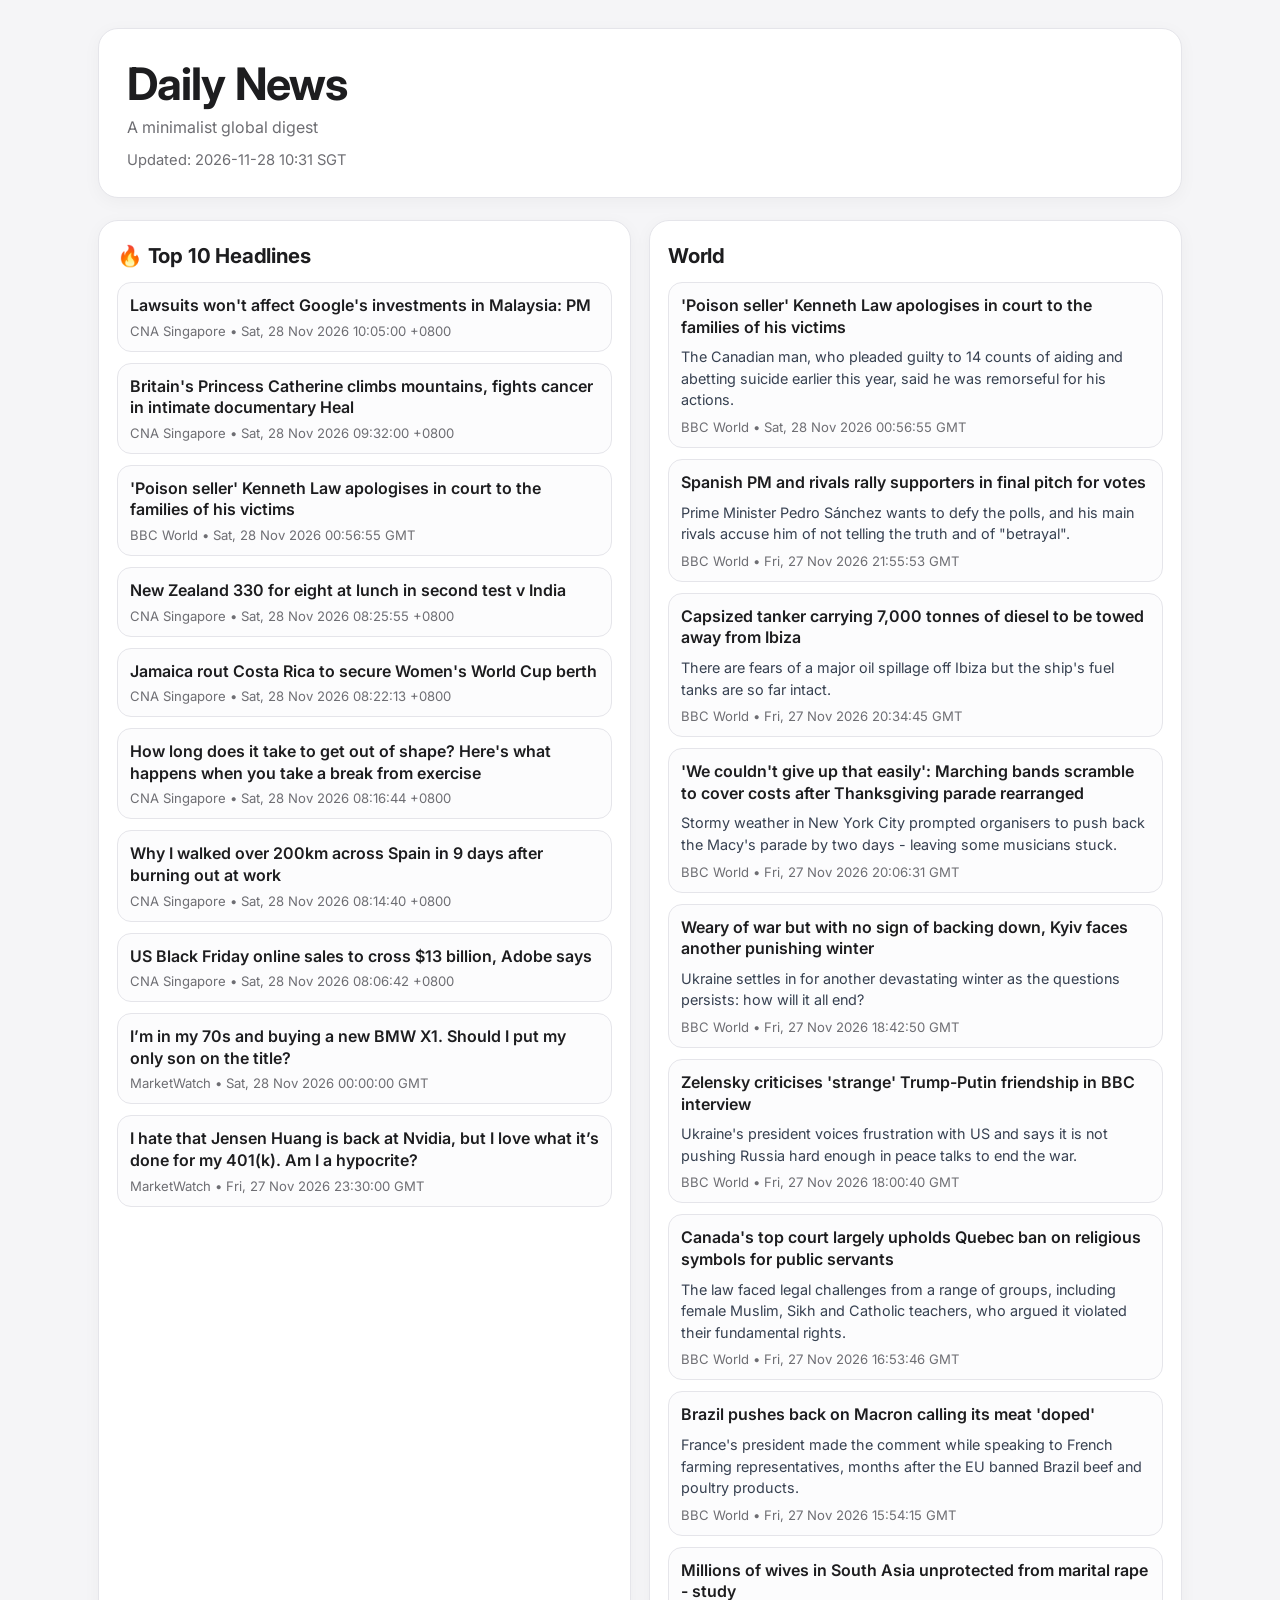
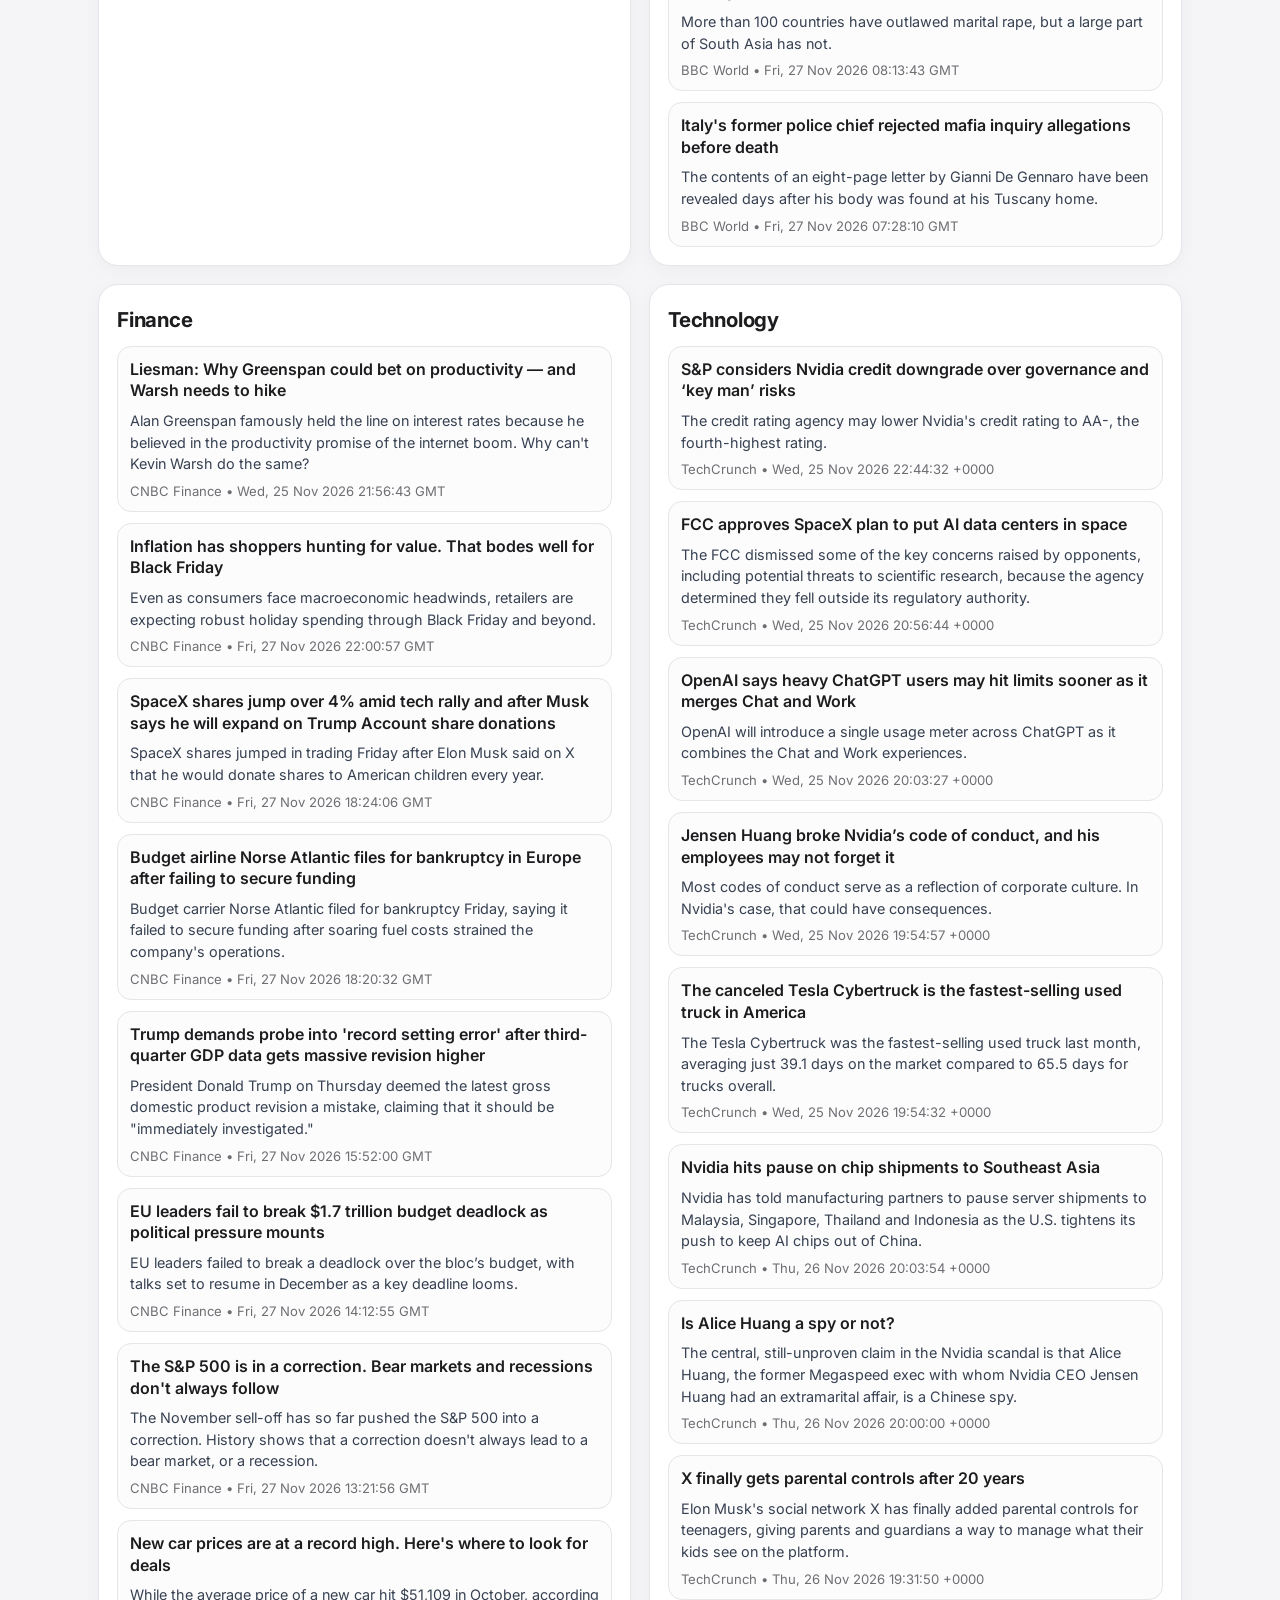
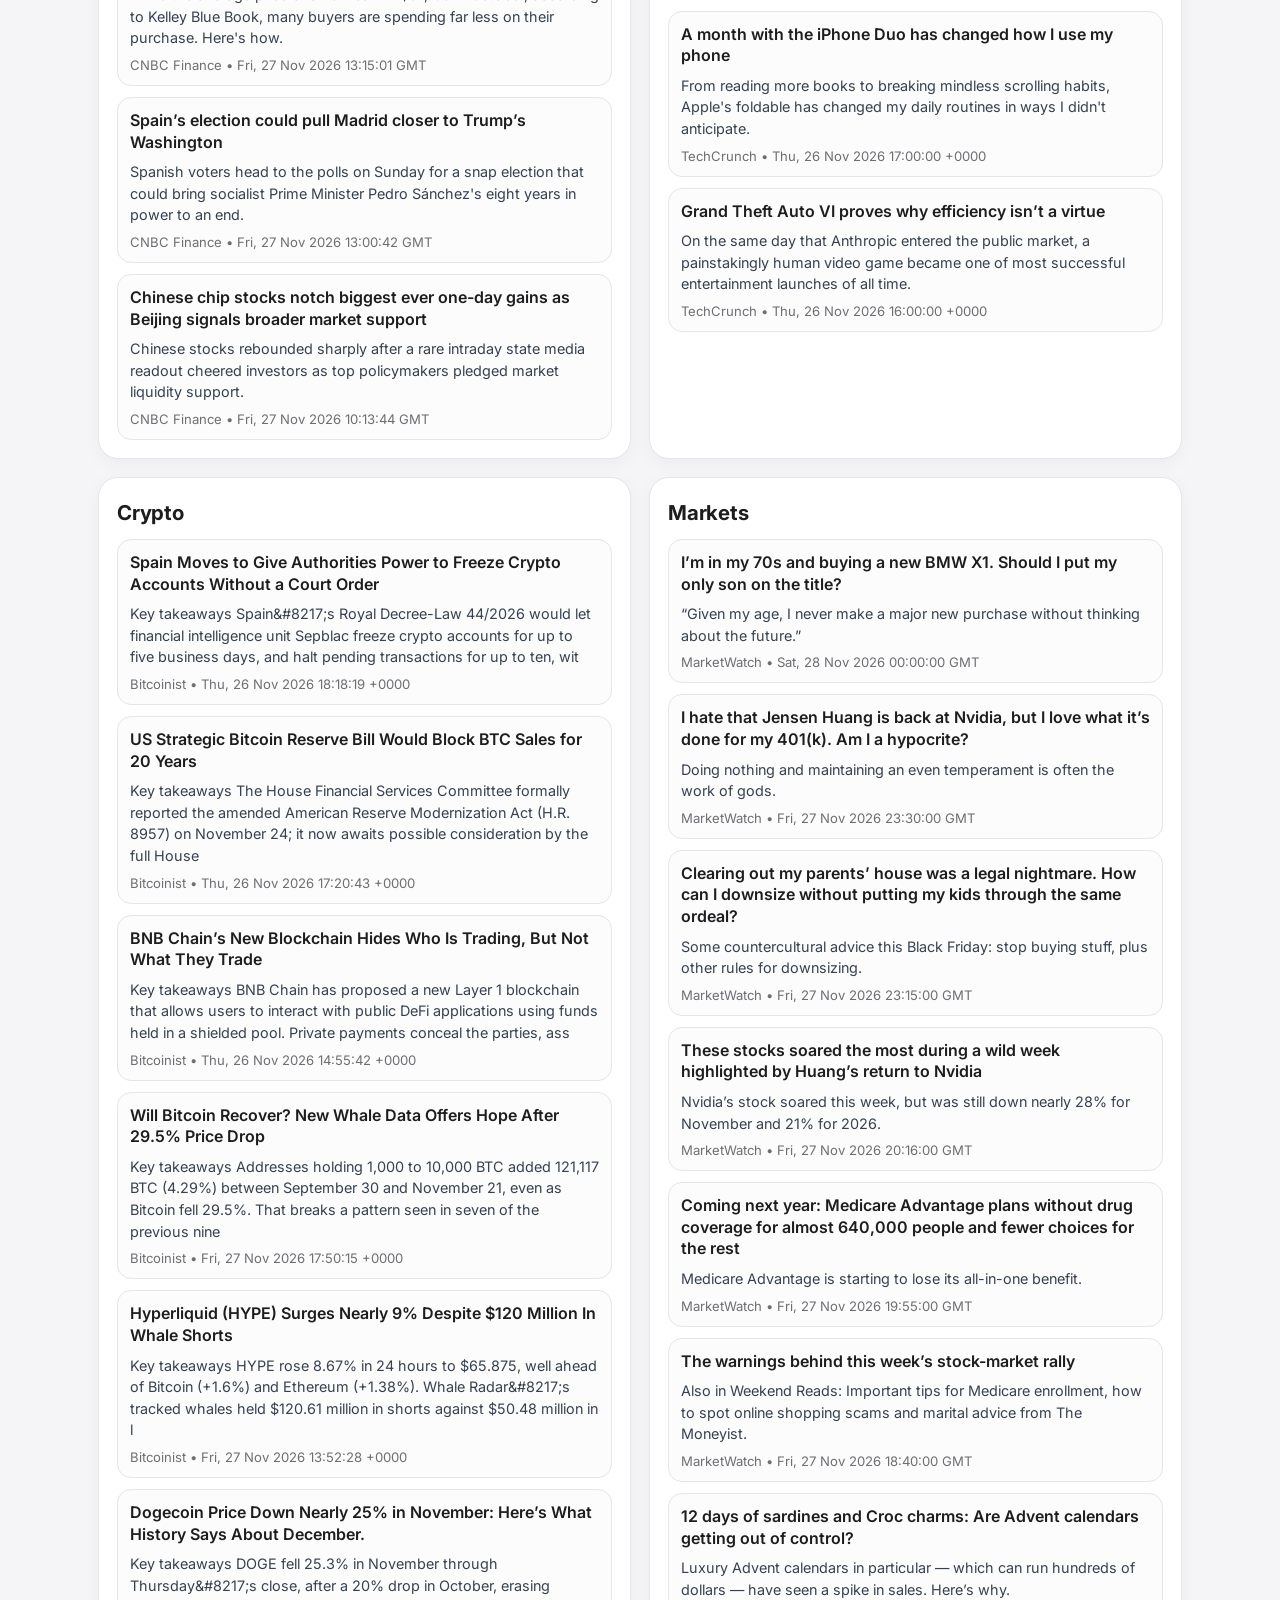
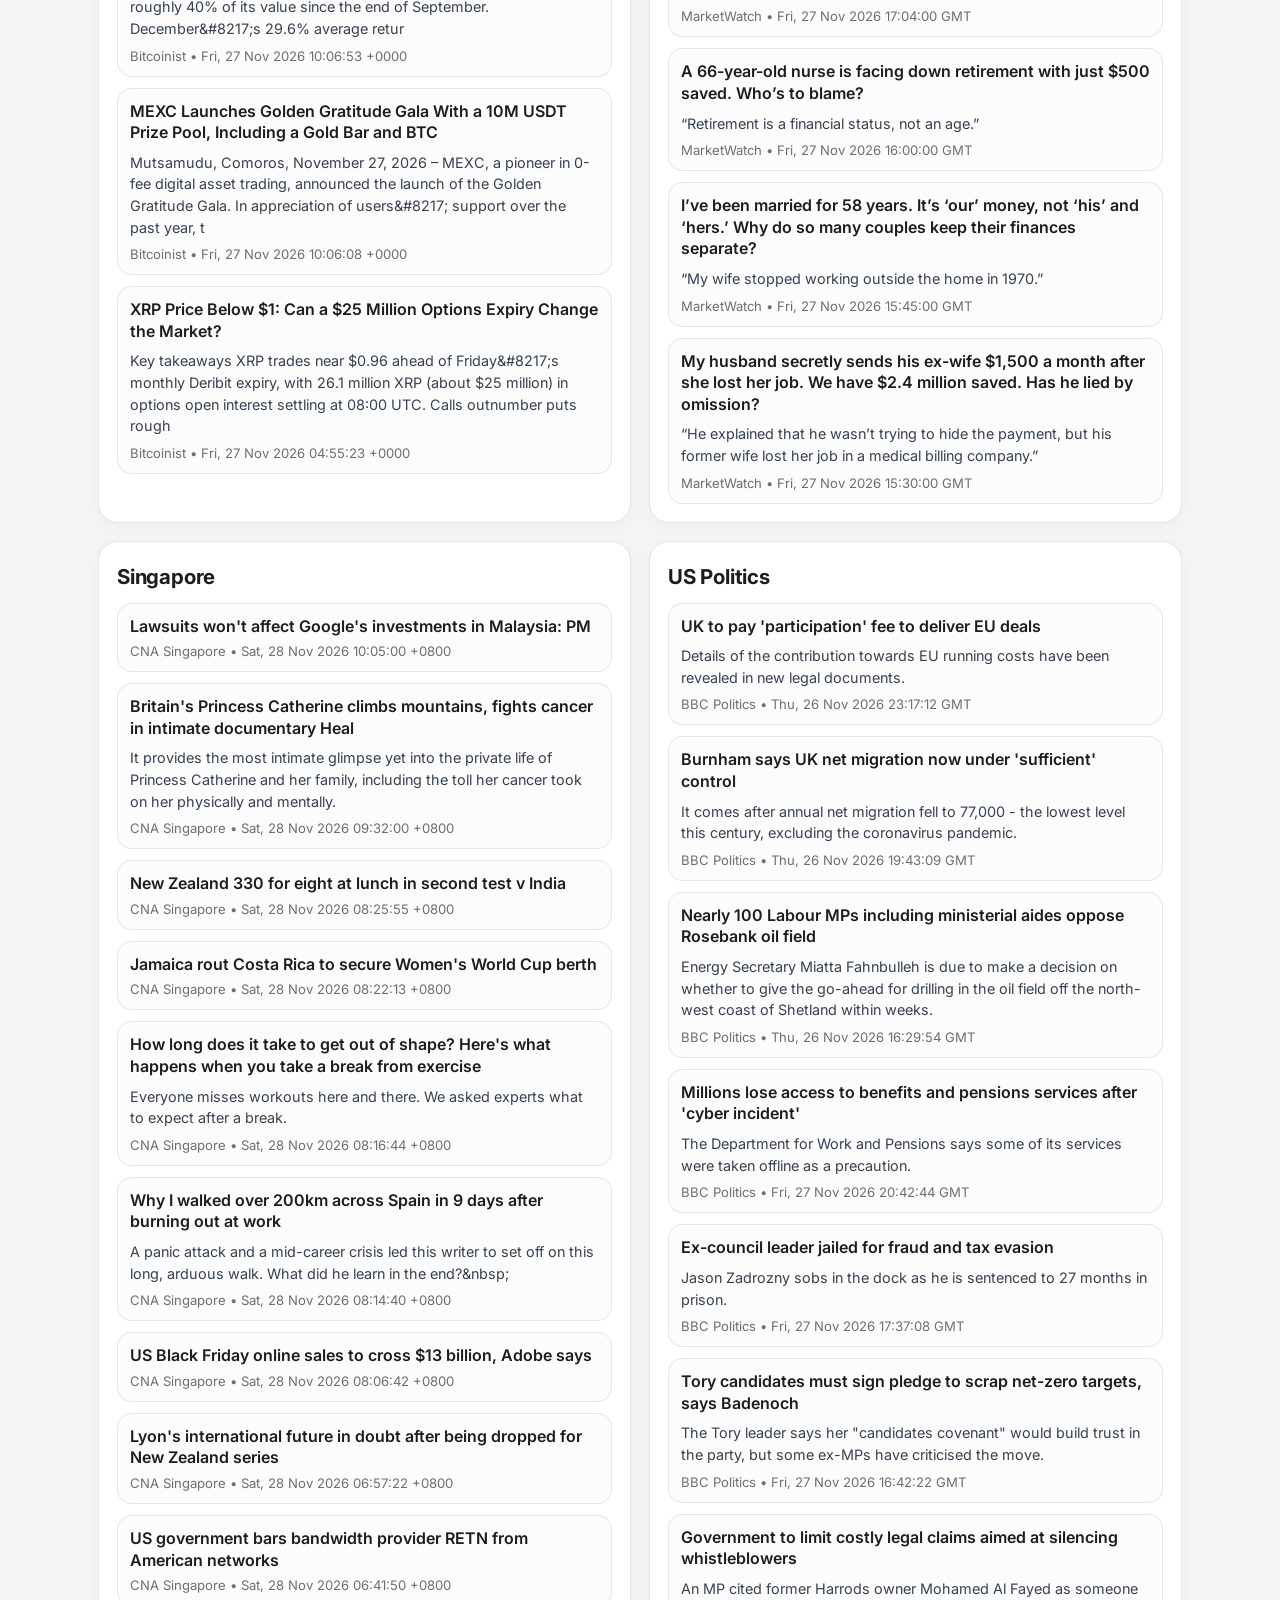
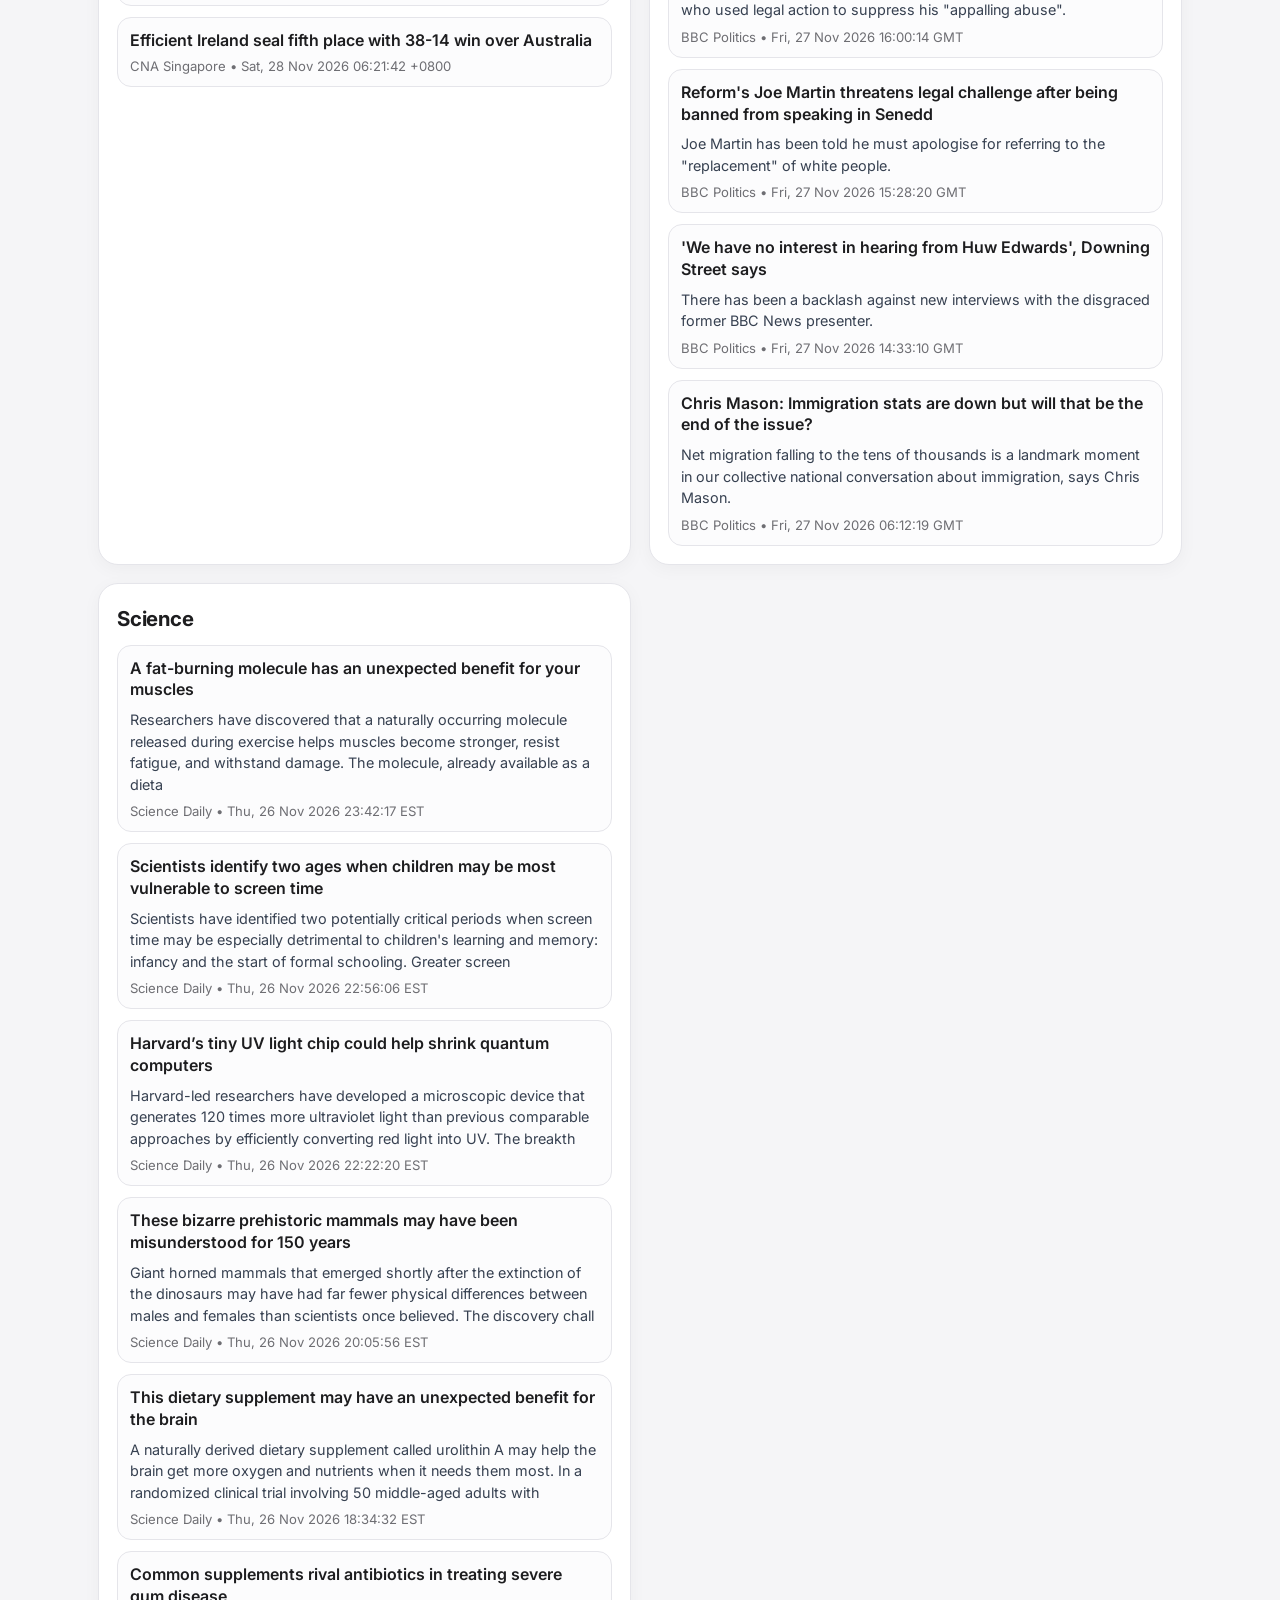
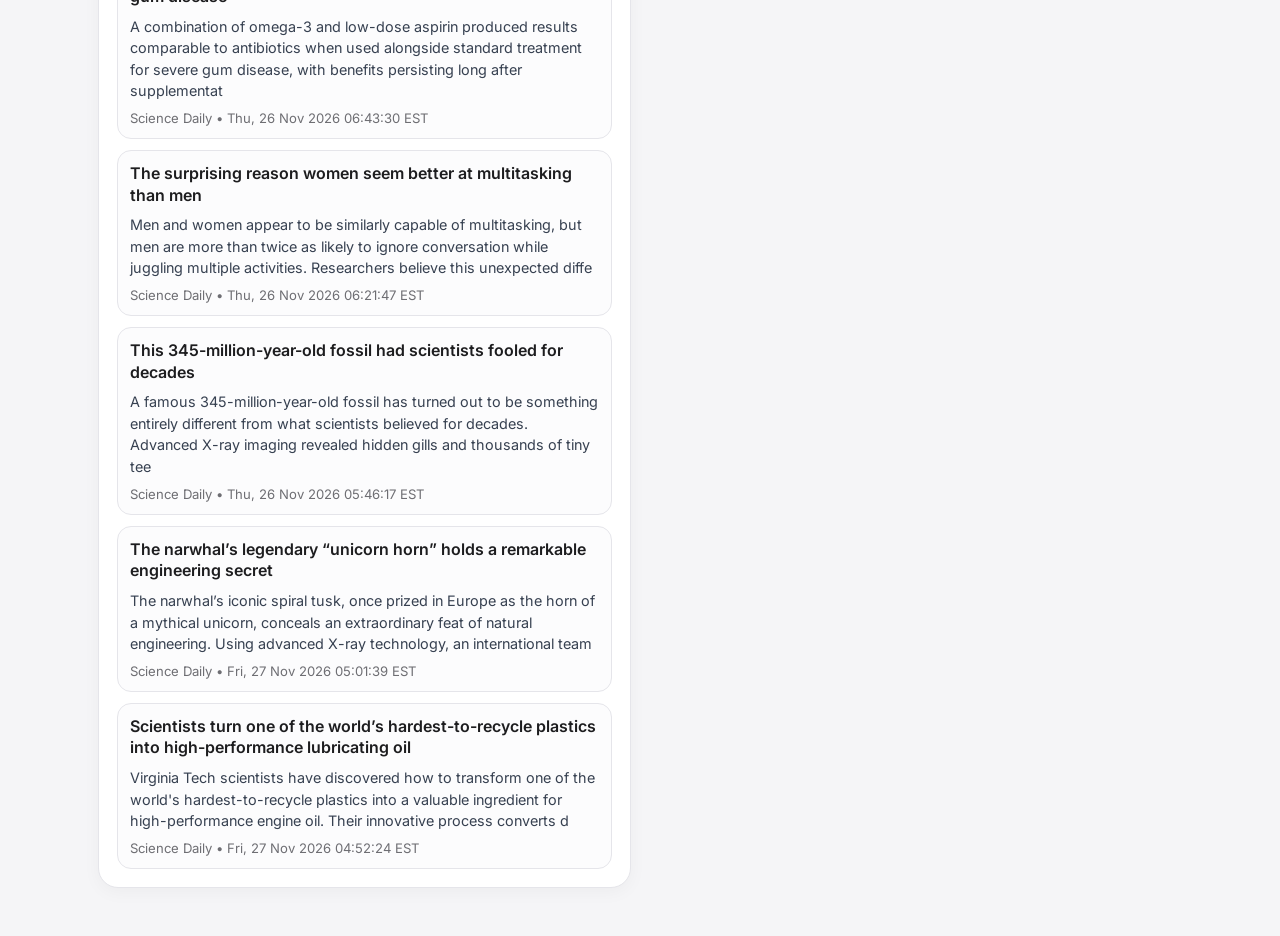
<file: index.html>
<!doctype html>
<html lang="en">
<head>
  <meta charset="UTF-8" />
  <meta name="viewport" content="width=device-width, initial-scale=1.0" />
  <title>Daily News</title>
  <link rel="preconnect" href="https://fonts.googleapis.com">
  <link rel="preconnect" href="https://fonts.gstatic.com" crossorigin>
  <link href="https://fonts.googleapis.com/css2?family=Inter:wght@400;500;600;700&display=swap" rel="stylesheet">
  <link rel="stylesheet" href="styles.css" />
</head>
<body>
  <main class="container">
    <header class="hero card">
      <h1>Daily News</h1>
      <p class="subtitle">A minimalist global digest</p>
      <p id="updated" class="updated">Updated: loading…</p>
    </header>

    <section id="news-grid" class="grid" aria-live="polite"></section>
  </main>

  <script src="https://code.jquery.com/jquery-3.7.1.min.js" integrity="sha256-/JqT3SQfawRcv/BIHPThkBvs0OEvtFFmqPF/lYI/Cxo=" crossorigin="anonymous"></script>
  <script src="script.js"></script>
</body>
</html>
</file>
<file: styles.css>
:root {
  --bg: #f5f5f7;
  --card: #ffffff;
  --text: #1d1d1f;
  --muted: #6e6e73;
  --border: #e5e5ea;
  --accent: #0071e3;
  --shadow: 0 4px 18px rgba(0, 0, 0, 0.04);
}

* { box-sizing: border-box; }

body {
  margin: 0;
  font-family: "Inter", -apple-system, BlinkMacSystemFont, "Segoe UI", Roboto, sans-serif;
  background: var(--bg);
  color: var(--text);
}

.container {
  max-width: 1120px;
  margin: 0 auto;
  padding: 28px 18px 48px;
}

.card {
  background: var(--card);
  border: 1px solid var(--border);
  border-radius: 20px;
  box-shadow: var(--shadow);
}

.hero {
  padding: 28px;
  margin-bottom: 22px;
}

.hero h1 {
  font-size: clamp(2rem, 5vw, 2.8rem);
  margin: 0 0 6px;
  letter-spacing: -0.02em;
}

.subtitle {
  margin: 0;
  color: var(--muted);
  font-size: 1rem;
}

.updated {
  margin: 14px 0 0;
  color: var(--muted);
  font-size: 0.92rem;
}

.grid {
  display: grid;
  grid-template-columns: repeat(2, minmax(0, 1fr));
  gap: 18px;
}

.section {
  padding: 18px;
}

.section h2 {
  margin: 4px 0 14px;
  font-size: 1.28rem;
  letter-spacing: -0.01em;
}

.news-list {
  list-style: none;
  padding: 0;
  margin: 0;
  display: grid;
  gap: 11px;
}

.news-item {
  border: 1px solid var(--border);
  border-radius: 14px;
  padding: 12px;
  background: #fcfcfd;
}

.news-item a {
  color: var(--text);
  text-decoration: none;
  font-weight: 600;
  line-height: 1.35;
}

.news-item a:hover {
  color: var(--accent);
}

.meta {
  margin-top: 6px;
  color: var(--muted);
  font-size: 0.82rem;
}

.status {
  color: var(--muted);
  text-align: center;
  padding: 30px 0;
}

.charts-section {
  padding: 24px;
}

.charts-grid {
  display: grid;
  grid-template-columns: repeat(auto-fit, minmax(400px, 1fr));
  gap: 20px;
}

.chart-container {
  border: 1px solid var(--border);
  border-radius: 12px;
  overflow: hidden;
  background: #000;
}

.chart-container iframe {
  border: none;
}

@media (max-width: 900px) {
  .grid { grid-template-columns: 1fr; }
  .charts-grid { grid-template-columns: 1fr; }
}

/* Breaking News Styles */
.breaking-section {
  border: 2px solid #dc2626;
  background: #fef2f2;
}

.breaking-section h2 {
  color: #dc2626;
  font-size: 1.4rem;
}

.breaking-item {
  border-left: 4px solid #dc2626;
  background: #fff;
}

.breaking-desc {
  margin: 8px 0;
  color: #374151;
  font-size: 0.9rem;
  line-height: 1.5;
}
</file>
